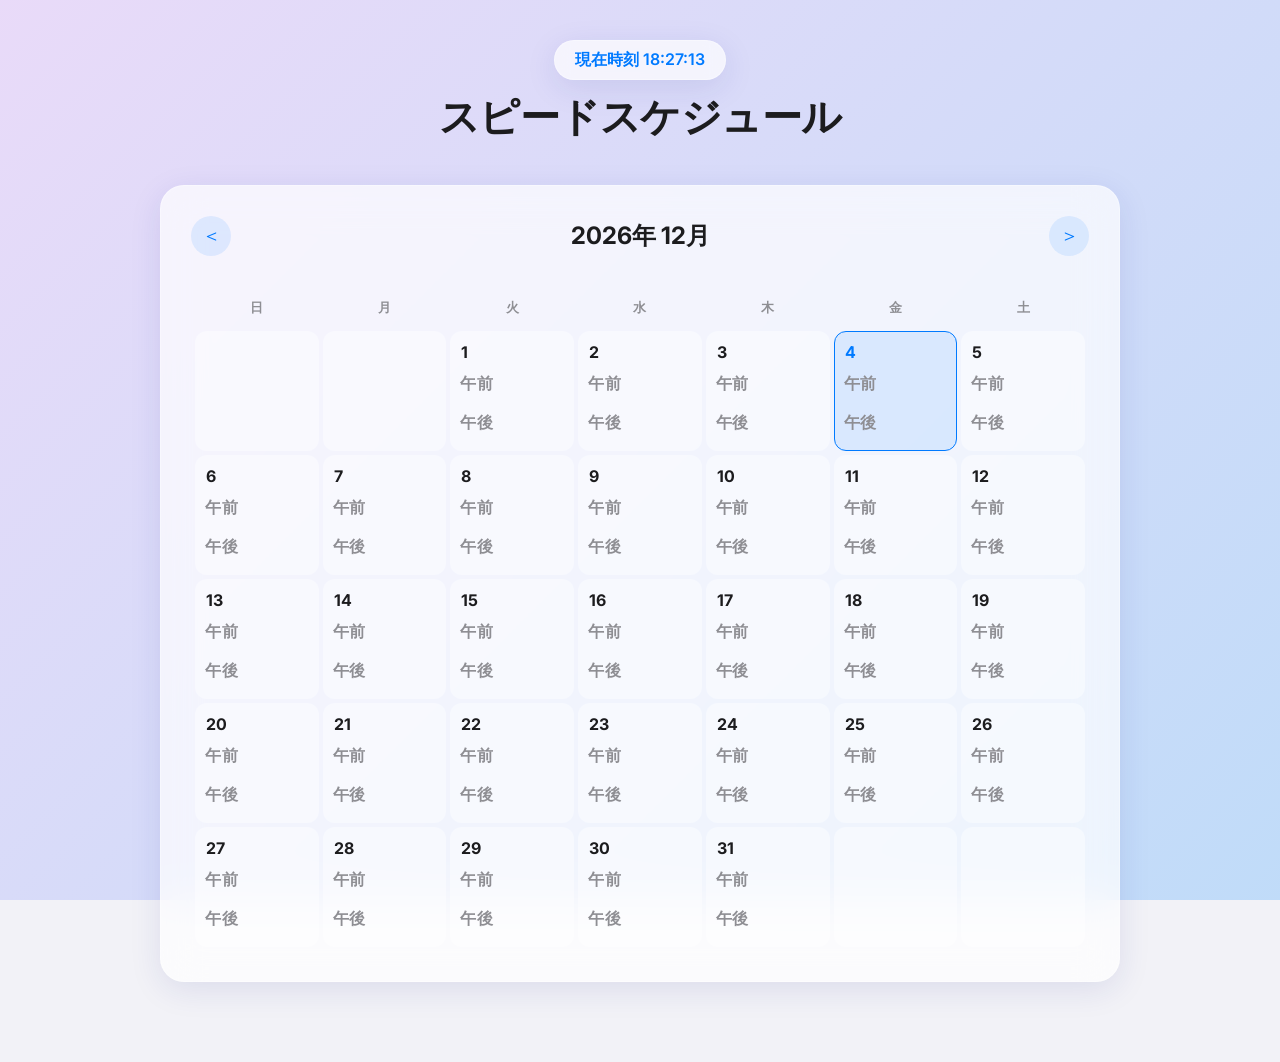
<file: スピードスケジュール改良版のコピー/index.html>
<!DOCTYPE html>
<html lang="ja">
<head>
    <meta charset="UTF-8">
    <meta name="viewport" content="width=device-width, initial-scale=1.0">
    <title>📅 スピードスケジュール</title>
    <link rel="preconnect" href="https://fonts.googleapis.com">
    <link rel="preconnect" href="https://fonts.gstatic.com" crossorigin>
    <link href="https://fonts.googleapis.com/css2?family=Inter:wght@400;600;700&display=swap" rel="stylesheet">
    <link rel="stylesheet" href="style.css">
</head>
<body>
    <div class="app-background"></div>
    <div class="app-container">
        <header>
            <div id="currentTime" class="current-time"></div>
            <h1>スピードスケジュール</h1>
        </header>

    <div class="calendar-container">
        <div class="calendar-header">
            <button id="prevMonth">＜</button>
            <h2 id="currentMonthYear"></h2>
            <button id="nextMonth">＞</button>
        </div>
        <table id="calendar">
            <thead>
                <tr>
                    <th>日</th><th>月</th><th>火</th><th>水</th><th>木</th><th>金</th><th>土</th>
                </tr>
            </thead>
            <tbody>
                </tbody>
        </table>
    </div>

    

    <div id="templateModal" class="modal">
        <div class="modal-content">
            <span class="close-button">&times;</span>
            <h2>テンプレートを選択</h2>
            <div id="templateContainer">
                </div>

            <!-- 追加: テンプレート選択画面内のテンプレート追加ボタン -->
            <div style="margin-top:12px;text-align:right;">
                <button id="addTemplateButtonInModal" style="padding:8px 12px;background:#2b8fbf;color:white;border:none;border-radius:4px;cursor:pointer;">
                    テンプレートを追加
                </button>
            </div>
        </div>
    </div>
    
    <div id="editModal" class="modal">
        <div class="modal-content">
            <span class="close-button-edit">&times;</span>
            <h2>予定の編集</h2>
            <p id="editDateDisplay"></p>
            <textarea id="editInput" placeholder="予定を編集してください"></textarea>
            <div class="modal-button-group">
                <button id="saveEdit">変更を保存</button>
                <button id="splitSchedule">分割して追加</button>
                <button id="deleteScheduleInModal" class="danger-button">予定を削除</button>
            </div>
        </div>
    </div>

    <!-- 追加: テンプレート追加モーダル -->
    <div id="addTemplateModal" class="modal">
        <div class="modal-content">
            <span class="close-button-add">&times;</span>
            <h2>テンプレートを追加</h2>
            <p>タイトルを入力してください。キーは自動生成されます（任意で指定可）。</p>
            <input id="newTemplateTitle" type="text" placeholder="テンプレート名（例: 早朝作業）" style="width:95%;padding:8px;margin:6px 0;border:1px solid #ccc;border-radius:4px;">
            <input id="newTemplateKey" type="text" placeholder="（任意）キー（英数字_で入力）" style="width:95%;padding:8px;margin:6px 0;border:1px solid #ccc;border-radius:4px;">
            <div style="margin-top:10px;">
                <button id="saveNewTemplate" style="background:#38a169;color:white;padding:8px 12px;border:none;border-radius:4px;cursor:pointer;">追加して保存</button>
            </div>
        </div>
    </div>

    </div> <!-- .app-container -->
    <script src="script.js"></script>
</body>
</html>
</file>
<file: スピードスケジュール改良版のコピー/style.css>
:root {
    --ios-blue: #007AFF;
    --ios-indigo: #5856D6;
    --ios-red: #FF3B30;
    --ios-green: #34C759;
    --ios-gray: #8E8E93;
    --ios-background: #F2F2F7;
    --glass-bg: rgba(255, 255, 255, 0.7);
    --glass-border: rgba(255, 255, 255, 0.3);
    --shadow: 0 8px 32px 0 rgba(31, 38, 135, 0.1);
    --font-main: 'Inter', -apple-system, BlinkMacSystemFont, 'Segoe UI', Roboto, Helvetica, Arial, sans-serif;
}

* {
    box-sizing: border-box;
    margin: 0;
    padding: 0;
}

body {
    font-family: var(--font-main);
    background-color: var(--ios-background);
    color: #1C1C1E;
    min-height: 100vh;
    overflow-x: hidden;
}

.app-background {
    position: fixed;
    top: 0;
    left: 0;
    width: 100%;
    height: 100%;
    background: linear-gradient(135deg, #e0c3fc 0%, #8ec5fc 100%);
    z-index: -1;
    opacity: 0.5;
}

.app-container {
    max-width: 1000px;
    margin: 0 auto;
    padding: 40px 20px;
    display: flex;
    flex-direction: column;
    align-items: center;
}

header {
    width: 100%;
    display: flex;
    flex-direction: column;
    align-items: center;
    margin-bottom: 40px;
    text-align: center;
}

h1 {
    font-size: 2.5rem;
    font-weight: 700;
    color: #1C1C1E;
    letter-spacing: -0.5px;
    margin-top: 10px;
}

.current-time {
    font-size: 1rem;
    font-weight: 600;
    color: var(--ios-blue);
    background: var(--glass-bg);
    backdrop-filter: blur(10px);
    -webkit-backdrop-filter: blur(10px);
    padding: 8px 20px;
    border-radius: 20px;
    border: 1px solid var(--glass-border);
    box-shadow: var(--shadow);
}

/* Calendar Container */
.calendar-container {
    width: 100%;
    background: var(--glass-bg);
    backdrop-filter: blur(20px);
    -webkit-backdrop-filter: blur(20px);
    border-radius: 24px;
    padding: 30px;
    border: 1px solid var(--glass-border);
    box-shadow: var(--shadow);
    margin-bottom: 40px;
}

.calendar-header {
    display: flex;
    justify-content: space-between;
    align-items: center;
    margin-bottom: 30px;
}

.calendar-header h2 {
    font-size: 1.5rem;
    font-weight: 700;
}

.calendar-header button {
    background: rgba(0, 122, 255, 0.1);
    color: var(--ios-blue);
    border: none;
    width: 40px;
    height: 40px;
    border-radius: 50%;
    font-size: 1.2rem;
    cursor: pointer;
    transition: all 0.2s ease;
    display: flex;
    align-items: center;
    justify-content: center;
}

.calendar-header button:hover {
    background: var(--ios-blue);
    color: white;
    transform: scale(1.1);
}

#calendar {
    width: 100%;
    border-collapse: separate;
    border-spacing: 4px;
    table-layout: fixed;
}

#calendar th {
    font-weight: 600;
    color: var(--ios-gray);
    font-size: 0.8rem;
    text-transform: uppercase;
    padding: 10px 0;
    text-align: center;
}

#calendar td {
    height: 120px;
    background: rgba(255, 255, 255, 0.4);
    border-radius: 12px;
    vertical-align: top;
    position: relative;
    transition: all 0.2s ease;
    border: 1px solid transparent;
}

#calendar td:hover {
    background: rgba(255, 255, 255, 0.6);
    border-color: rgba(0, 122, 255, 0.3);
}

.day-number {
    position: absolute;
    top: 10px;
    left: 10px;
    font-weight: 700;
    font-size: 1rem;
    color: #1C1C1E;
    z-index: 2;
}

/* Time Slots */
.time-slots {
    display: flex;
    flex-direction: column;
    height: 100%;
    padding-top: 35px;
    padding-bottom: 5px;
}

.slot {
    flex: 1;
    margin: 2px 5px;
    border-radius: 8px;
    cursor: pointer;
    position: relative;
    display: flex;
    flex-direction: column;
    gap: 4px;
    padding: 4px;
    transition: background-color 0.1s;
    overflow: hidden;
}

.slot:hover {
    background-color: rgba(0, 122, 255, 0.05);
}

.slot.selected {
    background-color: rgba(0, 122, 255, 0.15);
    box-shadow: inset 0 0 0 1px var(--ios-blue);
}

/* Schedule Block */
.schedule-block {
    background-color: var(--ios-blue);
    color: white;
    font-size: 0.75rem;
    font-weight: 600;
    display: flex;
    align-items: center;
    justify-content: center;
    padding: 4px 8px;
    border-radius: 6px;
    position: relative;
    flex: 1 1 0;
    min-height: 20px;
    white-space: nowrap;
    text-overflow: ellipsis;
    overflow: hidden;
    box-shadow: 0 2px 4px rgba(0,0,0,0.1);
    transition: transform 0.1s ease;
}

.schedule-block:active {
    transform: scale(0.95);
}

.delete-btn {
    position: absolute;
    top: 2px;
    right: 2px;
    background: rgba(0,0,0,0.2);
    color: white;
    border: none;
    width: 14px;
    height: 14px;
    border-radius: 50%;
    font-size: 10px;
    display: flex;
    align-items: center;
    justify-content: center;
    cursor: pointer;
    opacity: 0;
    transition: opacity 0.2s;
}

.schedule-block:hover .delete-btn {
    opacity: 1;
}

/* Today Highlight */
#calendar .today {
    background: rgba(0, 122, 255, 0.1);
    border: 1px solid var(--ios-blue);
}

.today .day-number {
    color: var(--ios-blue);
}

/* Modals */
.modal {
    display: none;
    position: fixed;
    z-index: 1000;
    left: 0;
    top: 0;
    width: 100%;
    height: 100%;
    background-color: rgba(0, 0, 0, 0.4);
    backdrop-filter: blur(5px);
    animation: fadeIn 0.3s ease;
}

@keyframes fadeIn {
    from { opacity: 0; }
    to { opacity: 1; }
}

.modal-content {
    background: var(--glass-bg);
    backdrop-filter: blur(25px);
    -webkit-backdrop-filter: blur(25px);
    margin: 10vh auto;
    padding: 30px;
    border-radius: 30px;
    width: 90%;
    max-width: 500px;
    border: 1px solid var(--glass-border);
    box-shadow: 0 20px 40px rgba(0,0,0,0.2);
    position: relative;
    animation: slideUp 0.4s cubic-bezier(0.165, 0.84, 0.44, 1);
}

@keyframes slideUp {
    from { transform: translateY(50px); opacity: 0; }
    to { transform: translateY(0); opacity: 1; }
}

.modal-content h2 {
    font-size: 1.5rem;
    font-weight: 700;
    margin-bottom: 20px;
    text-align: center;
}

.close-button, .close-button-edit, .close-button-add {
    position: absolute;
    top: 20px;
    right: 20px;
    font-size: 1.5rem;
    color: var(--ios-gray);
    cursor: pointer;
    width: 32px;
    height: 32px;
    background: rgba(0,0,0,0.05);
    border-radius: 50%;
    display: flex;
    align-items: center;
    justify-content: center;
    transition: all 0.2s;
}

.close-button:hover {
    background: rgba(0,0,0,0.1);
    color: #1C1C1E;
}

/* Template Cards */
#templateContainer {
    display: grid;
    grid-template-columns: repeat(auto-fill, minmax(130px, 1fr));
    gap: 12px;
    margin-top: 20px;
}

.template-card {
    height: 70px;
    border-radius: 16px;
    display: flex;
    flex-direction: column;
    align-items: center;
    justify-content: center;
    padding: 10px;
    cursor: pointer;
    transition: all 0.2s ease;
    position: relative;
    border: 1px solid transparent;
}

.template-card:hover {
    transform: scale(1.03);
    box-shadow: 0 4px 12px rgba(0,0,0,0.1);
}

.template-card h4 {
    font-size: 0.9rem;
    font-weight: 600;
}

.template-delete-btn {
    position: absolute;
    top: 5px;
    right: 5px;
    background: rgba(0,0,0,0.1);
    color: white;
    border: none;
    width: 18px;
    height: 18px;
    border-radius: 50%;
    font-size: 12px;
    display: flex;
    align-items: center;
    justify-content: center;
    cursor: pointer;
    opacity: 0;
}

.template-card:hover .template-delete-btn {
    opacity: 1;
}

/* Buttons and Inputs */
.modal-button-group {
    display: flex;
    flex-direction: column;
    gap: 10px;
    margin-top: 20px;
}

button#addTemplateButtonInModal, #saveEdit, #splitSchedule, #saveNewTemplate, #deleteScheduleInModal {
    width: 100%;
    padding: 14px;
    border-radius: 14px;
    border: none;
    font-size: 1rem;
    font-weight: 600;
    cursor: pointer;
    transition: all 0.2s;
}

#saveEdit, #addTemplateButtonInModal {
    background: var(--ios-blue);
    color: white;
}

#splitSchedule {
    background: rgba(255, 149, 0, 0.1);
    color: #FF9500;
}

#saveNewTemplate {
    background: var(--ios-green);
    color: white;
}

#deleteScheduleInModal.danger-button {
    background: rgba(255, 59, 48, 0.1);
    color: var(--ios-red);
    margin-top: 10px;
}

#deleteScheduleInModal.danger-button:hover {
    background: var(--ios-red);
    color: white;
}

button:active {
    transform: scale(0.97);
    opacity: 0.8;
}

#editInput, #newTemplateTitle, #newTemplateKey {
    width: 100%;
    padding: 14px;
    border-radius: 12px;
    border: 1px solid rgba(0,0,0,0.1);
    background: rgba(255,255,255,0.5);
    font-family: inherit;
    font-size: 1rem;
    margin: 8px 0;
}

#editInput:focus, #newTemplateTitle:focus {
    outline: none;
    border-color: var(--ios-blue);
    background: white;
}

/* Custom styles for slots labels */
.slot span {
    font-weight: 600;
    color: var(--ios-gray);
    letter-spacing: 0.5px;
}

/* Responsive */
@media (max-width: 768px) {
    .calendar-container {
        padding: 15px;
        border-radius: 16px;
    }
    #calendar td {
        height: 80px;
    }
    .day-number {
        font-size: 0.8rem;
    }
    .slot span {
        font-size: 0.6rem !important;
    }
}
</file>
